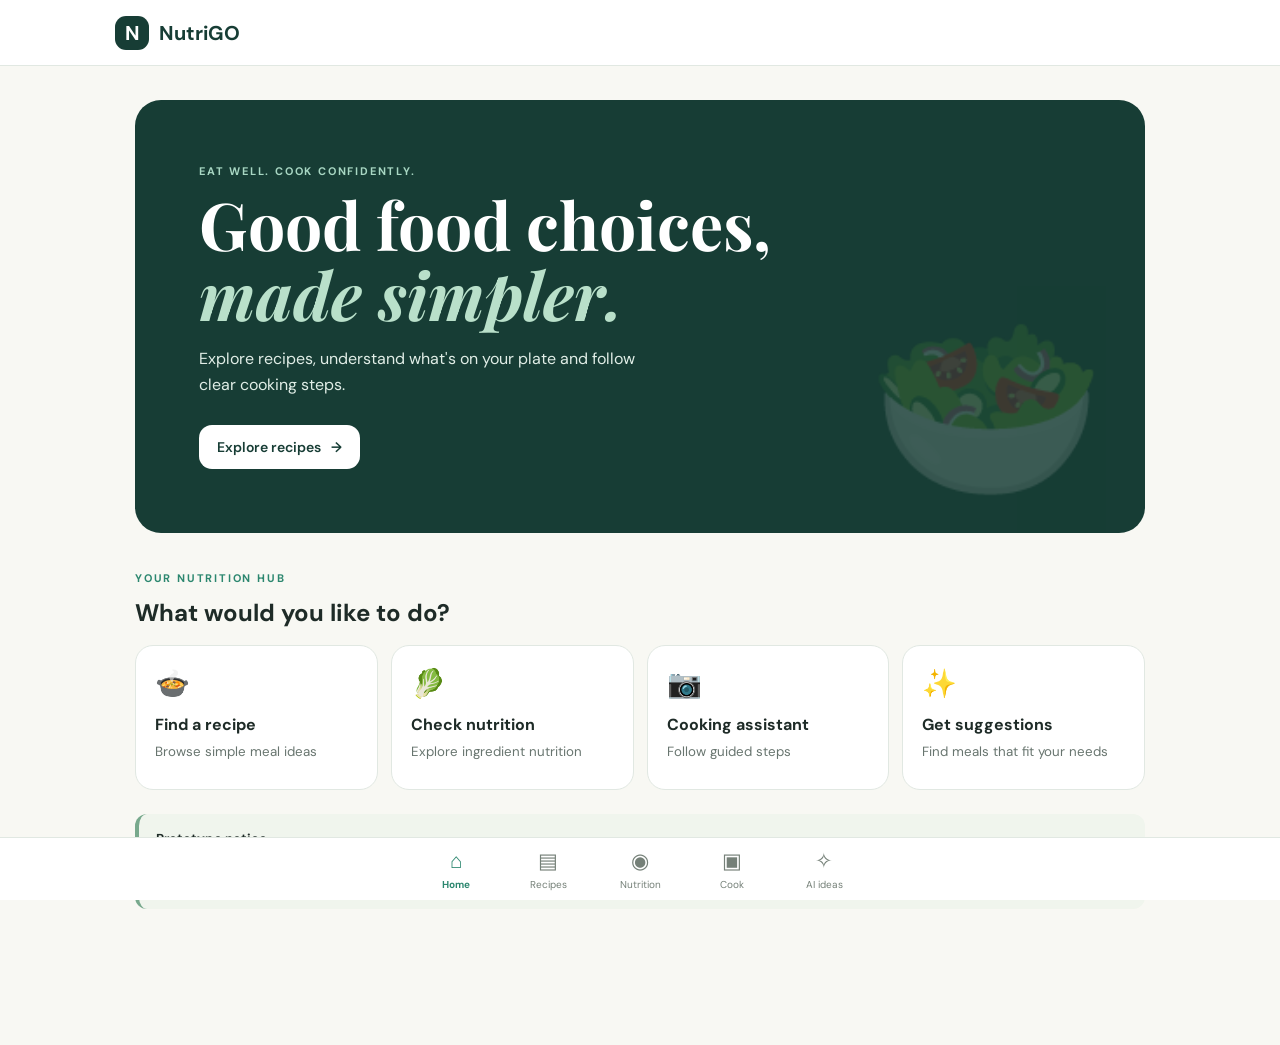
<file: index.html>
<!doctype html>
<html lang="en">
<head>
  <meta charset="utf-8">
  <meta name="viewport" content="width=device-width,initial-scale=1,viewport-fit=cover">
  <meta name="theme-color" content="#173d35">
  <meta name="description" content="NutriGO — practical nutrition and cooking guidance.">
  <link rel="manifest" href="manifest.webmanifest">
  <link rel="icon" href="assets/icon-192.png">
  <link rel="stylesheet" href="styles.css">
  <title>NutriGO</title>
</head>
<body>
  <header class="topbar">
    <a class="brand" href="#home" aria-label="NutriGO home"><span class="brandmark">N</span><span>NutriGO</span></a>
    <button id="installBtn" class="button button-light hidden">Install app</button>
  </header>
  <main>
    <section id="home" class="view active">
      <div class="hero">
        <div class="eyebrow">EAT WELL. COOK CONFIDENTLY.</div>
        <h1>Good food choices,<br><em>made simpler.</em></h1>
        <p>Explore recipes, understand what's on your plate and follow clear cooking steps.</p>
        <a class="button button-primary" href="#recipes">Explore recipes <span>→</span></a>
      </div>
      <div class="section-head"><div><div class="eyebrow">YOUR NUTRITION HUB</div><h2>What would you like to do?</h2></div></div>
      <div class="tile-grid">
        <a class="tile" href="#recipes"><span class="tile-icon">🍲</span><b>Find a recipe</b><small>Browse simple meal ideas</small></a>
        <a class="tile" href="#nutrition"><span class="tile-icon">🥬</span><b>Check nutrition</b><small>Explore ingredient nutrition</small></a>
        <a class="tile" href="#cook"><span class="tile-icon">📷</span><b>Cooking assistant</b><small>Follow guided steps</small></a>
        <a class="tile" href="#recommend"><span class="tile-icon">✨</span><b>Get suggestions</b><small>Find meals that fit your needs</small></a>
      </div>
      <div class="notice"><b>Prototype notice</b><p>Nutrition figures in this starter are illustrative demo values, not verified dietary advice. Replace them with checked Singapore food-composition data before public use.</p></div>
    </section>

    <section id="recipes" class="view">
      <div class="page-heading"><div class="eyebrow">DISCOVER</div><h1>Recipe library</h1><p>Choose a meal to see its ingredients, nutrition estimate and cooking guide.</p></div>
      <label class="search-label" for="recipeSearch">Search recipes</label>
      <input id="recipeSearch" class="field" placeholder="Try tofu, fish, vegetables…">
      <div id="recipeList" class="recipe-grid"></div>
    </section>

    <section id="nutrition" class="view">
      <div class="page-heading"><div class="eyebrow">UNDERSTAND YOUR FOOD</div><h1>Nutrition checker</h1><p>Select ingredients and quantities to calculate an illustrative meal estimate.</p></div>
      <div class="panel">
        <label for="ingredientSelect">Ingredient</label>
        <select id="ingredientSelect" class="field"></select>
        <div class="two-col">
          <div><label for="quantity">Quantity (g)</label><input id="quantity" class="field" type="number" min="1" value="100"></div>
          <div class="align-end"><button id="addIngredient" class="button button-primary full">Add ingredient</button></div>
        </div>
        <div id="selectedIngredients" class="selected-list"></div>
        <div class="nutrition-result">
          <div class="result-label">Estimated total</div>
          <div class="calories"><span id="totalCalories">0</span><small> kcal</small></div>
          <div class="macro-grid">
            <div><b id="totalProtein">0</b><small>Protein (g)</small></div>
            <div><b id="totalCarbs">0</b><small>Carbohydrate (g)</small></div>
            <div><b id="totalFat">0</b><small>Fat (g)</small></div>
            <div><b id="totalSodium">0</b><small>Sodium (mg)</small></div>
          </div>
        </div>
        <p class="microcopy">Demo estimates only. Actual values vary by food variety, brand, preparation and serving size.</p>
      </div>
    </section>

    <section id="cook" class="view">
      <div class="page-heading"><div class="eyebrow">COOK WITH CONFIDENCE</div><h1>Cooking assistant</h1><p>Choose a recipe, start the camera if useful, then move through one instruction at a time.</p></div>
      <div class="panel">
        <label for="cookRecipe">Choose recipe</label>
        <select id="cookRecipe" class="field"></select>
        <div class="camera-wrap">
          <video id="camera" autoplay playsinline muted></video>
          <div class="camera-overlay"><span>Cooking guide</span><p id="cameraHint">Camera preview appears here when you start it.</p></div>
        </div>
        <div class="button-row">
          <button id="startCamera" class="button button-primary">Start camera</button>
          <button id="stopCamera" class="button button-light">Stop camera</button>
        </div>
        <div class="step-card">
          <div class="step-count" id="stepCount">STEP 1</div>
          <h3 id="stepTitle">Select a recipe</h3>
          <p id="stepText">Cooking instructions will appear here.</p>
          <div class="button-row">
            <button id="prevStep" class="button button-light">Previous</button>
            <button id="nextStep" class="button button-primary">Next step →</button>
          </div>
        </div>
        <a id="videoLink" class="text-link" href="https://go.screenpal.com/watch/cT12hKnXZTg" target="_blank" rel="noopener">Open project cooking demonstration ↗</a>
      </div>
    </section>

    <section id="recommend" class="view">
      <div class="page-heading"><div class="eyebrow">PERSONALISED IDEAS</div><h1>Meal suggestions</h1><p>Tell us what matters today. NutriGO will match recipes using transparent prototype rules.</p></div>
      <div class="panel">
        <label for="goal">What is your meal priority?</label>
        <select id="goal" class="field">
          <option value="balanced">Balanced meal</option>
          <option value="protein">More protein</option>
          <option value="lower-sodium">Lower sodium</option>
          <option value="vegetarian">Vegetarian</option>
          <option value="quick">Quick preparation</option>
        </select>
        <label for="diet">Diet preference</label>
        <select id="diet" class="field">
          <option value="any">No preference</option>
          <option value="vegetarian">Vegetarian</option>
        </select>
        <button id="getRecommendations" class="button button-primary full">Find suitable recipes</button>
        <div id="recommendations" class="recommendation-list"></div>
      </div>
      <div class="notice"><b>How recommendations work</b><p>This first version uses transparent rules and demo recipe metadata. It is not a trained predictive AI model yet. A genuine model requires a representative, labelled dataset and independent evaluation.</p></div>
    </section>

    <section id="about" class="view">
      <div class="page-heading"><div class="eyebrow">ABOUT THE PROJECT</div><h1>NutriGO</h1><p>A connected nutrition and cooking experience designed to make healthier food choices easier.</p></div>
      <div class="panel">
        <h3>Prototype modules</h3>
        <ul class="plain-list"><li>Recipe discovery</li><li>Ingredient nutrition calculator</li><li>Guided cooking with optional camera preview</li><li>Rule-based meal recommendations</li><li>Video learning link</li></ul>
        <h3>Privacy by design</h3><p>In this starter, ingredient selections and preferences are stored only in this browser. Camera access is requested only when you press Start camera. No camera video is uploaded or recorded by this code.</p>
      </div>
    </section>
  </main>
  <nav class="bottom-nav" aria-label="Main navigation">
    <a href="#home" data-nav="home"><span>⌂</span>Home</a>
    <a href="#recipes" data-nav="recipes"><span>▤</span>Recipes</a>
    <a href="#nutrition" data-nav="nutrition"><span>◉</span>Nutrition</a>
    <a href="#cook" data-nav="cook"><span>▣</span>Cook</a>
    <a href="#recommend" data-nav="recommend"><span>✧</span>AI ideas</a>
  </nav>
  <script src="app.js"></script>
</body>
</html>
</file>
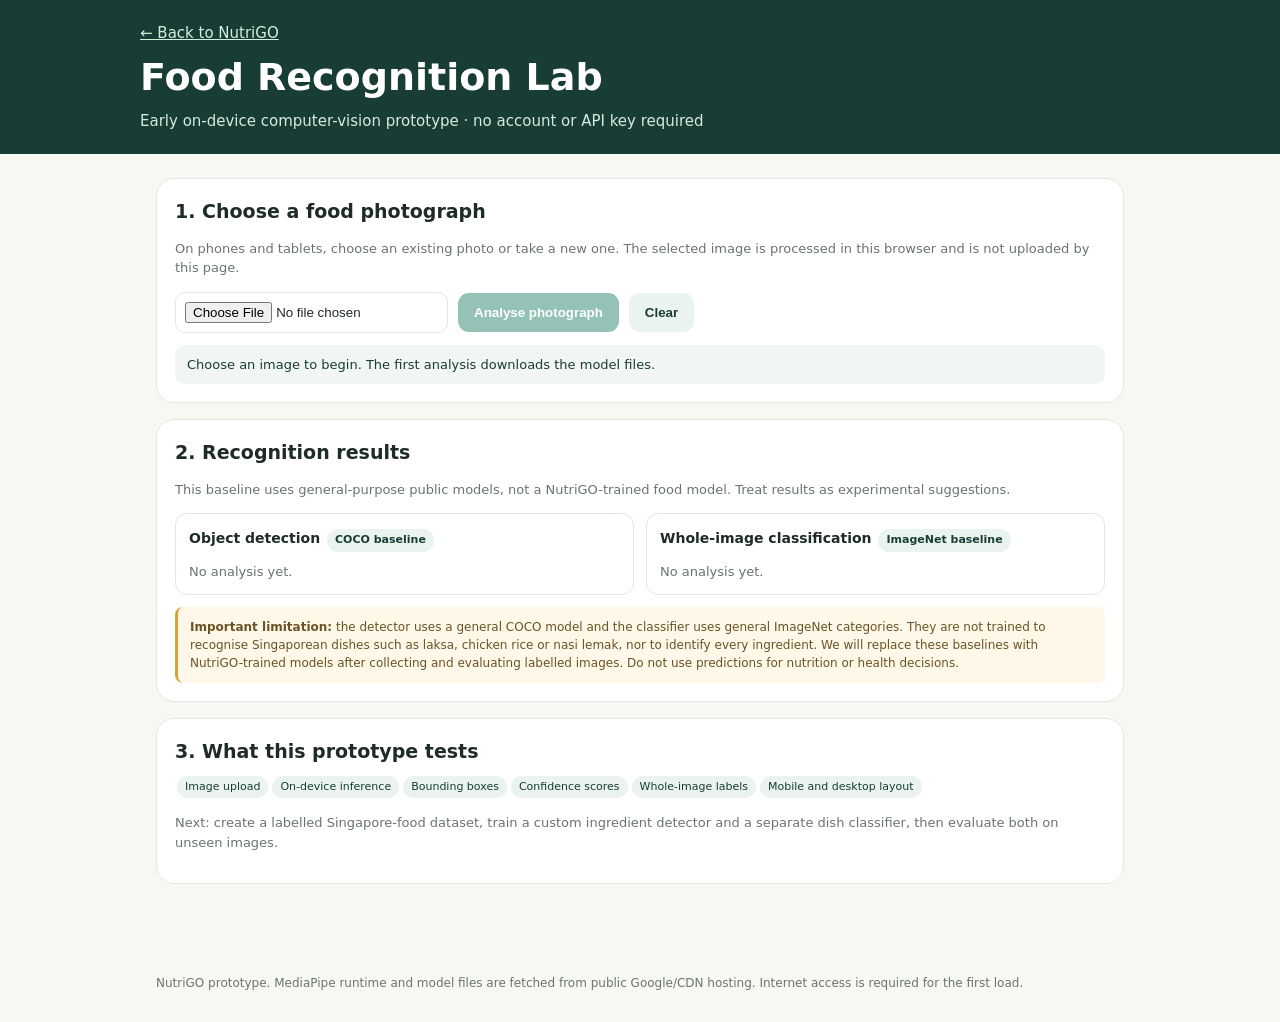
<file: ai-lab.html>
<!doctype html>
<html lang="en">
<head>
<meta charset="utf-8">
<meta name="viewport" content="width=device-width,initial-scale=1,viewport-fit=cover">
<meta name="theme-color" content="#173d35">
<title>NutriGO · Food Recognition Lab</title>
<style>
:root{--green:#173d35;--green2:#2c876f;--mint:#eaf3ee;--ink:#1e2b27;--muted:#68756f;--line:#e1e8e2;--cream:#f8f8f3}
*{box-sizing:border-box}body{margin:0;background:var(--cream);color:var(--ink);font:15px/1.5 system-ui,-apple-system,Segoe UI,sans-serif}
header{background:var(--green);color:#fff;padding:22px max(18px,calc((100vw - 1000px)/2))}
header a{color:#d4eee1}header h1{margin:4px 0;font-size:clamp(27px,5vw,38px)}header p{margin:0;color:#d8e9e0}
main{max-width:1000px;margin:24px auto;padding:0 16px 50px}.panel{background:#fff;border:1px solid var(--line);border-radius:18px;padding:18px;margin-bottom:16px}
h2{font-size:19px;margin:0 0 8px}.muted{color:var(--muted);font-size:13px}.controls{display:flex;gap:10px;flex-wrap:wrap;align-items:center;margin-top:14px}
button{border:0;border-radius:11px;padding:12px 16px;background:var(--green2);color:white;font-weight:650;cursor:pointer}
button:disabled{opacity:.5;cursor:not-allowed}.secondary{background:var(--mint);color:var(--green)}
input[type=file]{max-width:100%;padding:9px;border:1px solid var(--line);border-radius:10px}
#status{margin-top:12px;padding:10px 12px;background:#f1f6f2;border-radius:10px;color:var(--green);font-size:13px}
.preview-wrap{display:none;position:relative;margin-top:14px;background:#172a25;border-radius:12px;overflow:hidden;line-height:0}
#preview{display:block;width:100%;height:auto;max-height:65vh;object-fit:contain}
#overlay{position:absolute;inset:0;width:100%;height:100%;pointer-events:none}
.results{display:grid;grid-template-columns:repeat(auto-fit,minmax(230px,1fr));gap:12px;margin-top:14px}
.result-card{border:1px solid var(--line);border-radius:12px;padding:13px}.result-card h3{font-size:14px;margin:0 0 8px}
ul{padding-left:19px;margin:6px 0}.result-card li{margin:5px 0;font-size:13px}
.pill{display:inline-block;border-radius:99px;background:var(--mint);color:var(--green);font-size:11px;padding:3px 8px;margin:2px}
.warning{background:#fff8e8;border-left:3px solid #d5a33a;border-radius:8px;padding:11px 12px;font-size:12px;color:#695326;margin-top:12px}
footer{max-width:1000px;margin:auto;padding:0 16px 30px;color:var(--muted);font-size:12px}
@media(max-width:560px){header{padding:18px 16px}.panel{padding:14px}button{flex:1}}
</style>
</head>
<body>
<header>
  <div><a href="./index.html">← Back to NutriGO</a></div>
  <h1>Food Recognition Lab</h1>
  <p>Early on-device computer-vision prototype · no account or API key required</p>
</header>
<main>
  <section class="panel">
    <h2>1. Choose a food photograph</h2>
    <p class="muted">On phones and tablets, choose an existing photo or take a new one. The selected image is processed in this browser and is not uploaded by this page.</p>
    <div class="controls">
      <input id="fileInput" type="file" accept="image/*" capture="environment">
      <button id="analyseBtn" disabled>Analyse photograph</button>
      <button id="clearBtn" class="secondary" type="button">Clear</button>
    </div>
    <div id="status" role="status" aria-live="polite">Choose an image to begin. The first analysis downloads the model files.</div>
    <div id="previewWrap" class="preview-wrap">
      <img id="preview" alt="Selected food photograph">
      <canvas id="overlay"></canvas>
    </div>
  </section>
  <section class="panel">
    <h2>2. Recognition results</h2>
    <p class="muted">This baseline uses general-purpose public models, not a NutriGO-trained food model. Treat results as experimental suggestions.</p>
    <div class="results">
      <div class="result-card">
        <h3>Object detection <span class="pill">COCO baseline</span></h3>
        <div id="detectionResults" class="muted">No analysis yet.</div>
      </div>
      <div class="result-card">
        <h3>Whole-image classification <span class="pill">ImageNet baseline</span></h3>
        <div id="classificationResults" class="muted">No analysis yet.</div>
      </div>
    </div>
    <div class="warning"><strong>Important limitation:</strong> the detector uses a general COCO model and the classifier uses general ImageNet categories. They are not trained to recognise Singaporean dishes such as laksa, chicken rice or nasi lemak, nor to identify every ingredient. We will replace these baselines with NutriGO-trained models after collecting and evaluating labelled images. Do not use predictions for nutrition or health decisions.</div>
  </section>
  <section class="panel">
    <h2>3. What this prototype tests</h2>
    <div class="muted">
      <span class="pill">Image upload</span><span class="pill">On-device inference</span><span class="pill">Bounding boxes</span><span class="pill">Confidence scores</span><span class="pill">Whole-image labels</span><span class="pill">Mobile and desktop layout</span>
      <p>Next: create a labelled Singapore-food dataset, train a custom ingredient detector and a separate dish classifier, then evaluate both on unseen images.</p>
    </div>
  </section>
</main>
<footer>NutriGO prototype. MediaPipe runtime and model files are fetched from public Google/CDN hosting. Internet access is required for the first load.</footer>
<script type="module">
const $ = id => document.getElementById(id);
const fileInput = $("fileInput"), preview = $("preview");
const previewWrap = $("previewWrap"), overlay = $("overlay");
const analyseBtn = $("analyseBtn"), statusBox = $("status");
let selectedUrl = null, detector = null, classifier = null, runtimePromise = null;

const WASM_URL = "https://cdn.jsdelivr.net/npm/@mediapipe/tasks-vision@latest/wasm";
const DETECTOR_MODEL = "https://storage.googleapis.com/mediapipe-models/object_detector/efficientdet_lite0/float16/1/efficientdet_lite0.tflite";
const CLASSIFIER_MODEL = "https://storage.googleapis.com/mediapipe-models/image_classifier/efficientnet_lite0/float32/1/efficientnet_lite0.tflite";

function setStatus(message){ statusBox.textContent = message; }
function clearResults(){
  $("detectionResults").textContent = "No analysis yet.";
  $("classificationResults").textContent = "No analysis yet.";
  overlay.getContext("2d").clearRect(0,0,overlay.width,overlay.height);
}
async function loadRuntime(){
  if(!runtimePromise){
    runtimePromise = import("https://cdn.jsdelivr.net/npm/@mediapipe/tasks-vision@latest/+esm");
  }
  return runtimePromise;
}
async function loadModels(){
  const mp = await loadRuntime();
  const vision = await mp.FilesetResolver.forVisionTasks(WASM_URL);
  if(!detector){
    setStatus("Loading object-detection model…");
    detector = await mp.ObjectDetector.createFromOptions(vision,{
      baseOptions:{modelAssetPath:DETECTOR_MODEL},
      runningMode:"IMAGE",scoreThreshold:0.35,maxResults:20
    });
  }
  if(!classifier){
    setStatus("Loading image-classification model…");
    classifier = await mp.ImageClassifier.createFromOptions(vision,{
      baseOptions:{modelAssetPath:CLASSIFIER_MODEL},
      runningMode:"IMAGE",maxResults:5,scoreThreshold:0.02
    });
  }
}
function drawDetections(detections){
  const w=preview.naturalWidth,h=preview.naturalHeight;
  overlay.width=w;overlay.height=h;
  const ctx=overlay.getContext("2d");
  ctx.clearRect(0,0,w,h);
  ctx.lineWidth=Math.max(3,Math.min(w,h)*0.004);
  ctx.font="bold "+Math.max(16,Math.min(w,h)*0.025)+"px system-ui";
  detections.forEach(d=>{
    const b=d.boundingBox,c=(d.categories&&d.categories[0])||{};
    const label=c.categoryName||c.displayName||"Object",score=Number(c.score||0);
    ctx.strokeStyle="#20d39a";ctx.fillStyle="rgba(12,55,43,.86)";
    ctx.strokeRect(b.originX,b.originY,b.width,b.height);
    const text=label+" "+(score*100).toFixed(0)+"%",tw=ctx.measureText(text).width+14;
    const ty=Math.max(0,b.originY-30);
    ctx.fillRect(b.originX,ty,tw,27);ctx.fillStyle="#fff";
    ctx.fillText(text,b.originX+7,ty+19);
  });
}
function renderDetections(detections){
  if(!detections.length){$("detectionResults").textContent="No objects detected above the confidence threshold.";return;}
  const ul=document.createElement("ul");
  detections.forEach(d=>{
    const c=(d.categories&&d.categories[0])||{},li=document.createElement("li");
    li.textContent=(c.categoryName||c.displayName||"Unknown object")+" — "+(Number(c.score||0)*100).toFixed(1)+"%";
    ul.appendChild(li);
  });
  $("detectionResults").replaceChildren(ul);
}
function renderClassifications(result){
  const categories=result.classifications?.[0]?.categories||[];
  if(!categories.length){$("classificationResults").textContent="No image labels returned.";return;}
  const ul=document.createElement("ul");
  categories.forEach(c=>{
    const li=document.createElement("li");
    li.textContent=(c.categoryName||c.displayName||"Unknown")+" — "+(Number(c.score||0)*100).toFixed(1)+"%";
    ul.appendChild(li);
  });
  $("classificationResults").replaceChildren(ul);
}
fileInput.addEventListener("change",()=>{
  const file=fileInput.files&&fileInput.files[0];if(!file)return;
  if(!file.type.startsWith("image/")){setStatus("Please choose an image file.");return;}
  if(selectedUrl)URL.revokeObjectURL(selectedUrl);
  selectedUrl=URL.createObjectURL(file);
  preview.onload=()=>{
    previewWrap.style.display="block";overlay.width=preview.naturalWidth;overlay.height=preview.naturalHeight;
    analyseBtn.disabled=false;clearResults();setStatus("Image ready. Select Analyse photograph.");
  };
  preview.onerror=()=>setStatus("The selected image could not be opened.");
  preview.src=selectedUrl;
});
analyseBtn.addEventListener("click",async()=>{
  if(!preview.complete||!preview.naturalWidth){setStatus("Choose an image first.");return;}
  analyseBtn.disabled=true;clearResults();
  try{
    await loadModels();setStatus("Analysing image on this device…");
    const detection=detector.detect(preview),classification=classifier.classify(preview);
    drawDetections(detection.detections||[]);
    renderDetections(detection.detections||[]);renderClassifications(classification);
    setStatus("Analysis complete. These are general-purpose baseline predictions, not verified food identities.");
  }catch(error){
    console.error(error);
    setStatus("The models could not run. Check your internet connection and reload. Details: "+(error?.message||String(error)));
  }finally{analyseBtn.disabled=false;}
});
$("clearBtn").addEventListener("click",()=>{
  if(selectedUrl)URL.revokeObjectURL(selectedUrl);
  selectedUrl=null;fileInput.value="";preview.removeAttribute("src");previewWrap.style.display="none";
  analyseBtn.disabled=true;clearResults();setStatus("Choose an image to begin. The first analysis downloads the model files.");
});
window.addEventListener("pagehide",()=>{
  if(selectedUrl)URL.revokeObjectURL(selectedUrl);
  detector?.close();classifier?.close();
});
</script>
</body>
</html>
</file>
<file: styles.css>
@import url('https://fonts.googleapis.com/css2?family=DM+Sans:wght@400;500;600;700&family=Playfair+Display:ital,wght@0,600;0,700;1,600&display=swap');
:root{--green:#173d35;--green2:#2c876f;--mint:#eaf3ee;--cream:#f8f8f3;--ink:#1e2b27;--muted:#68756f;--line:#e1e8e2;--white:#fff}
*{box-sizing:border-box}body{margin:0;background:var(--cream);color:var(--ink);font-family:"DM Sans",Arial,sans-serif;padding-bottom:86px}.topbar{height:66px;background:var(--white);display:flex;align-items:center;justify-content:space-between;padding:0 max(20px,calc((100vw - 1050px)/2));border-bottom:1px solid var(--line);position:sticky;top:0;z-index:5}.brand{display:flex;align-items:center;gap:10px;text-decoration:none;color:var(--green);font-weight:700;font-size:20px}.brandmark{width:34px;height:34px;background:var(--green);color:#fff;border-radius:11px;display:grid;place-items:center}.hidden{display:none!important}main{max-width:1050px;margin:auto;padding:24px 20px 50px}.view{display:none}.view.active{display:block}.hero{background:var(--green);color:white;border-radius:26px;padding:clamp(28px,6vw,64px);margin:10px 0 38px;position:relative;overflow:hidden}.hero:after{content:"🥗";font-size:clamp(90px,18vw,190px);position:absolute;right:4%;bottom:0;opacity:.16}.eyebrow{font-size:11px;letter-spacing:1.8px;font-weight:700;color:var(--green2);margin-bottom:12px}.hero .eyebrow{color:#a8d7c3}.hero h1,.page-heading h1{font-family:"Playfair Display",Georgia,serif;font-size:clamp(38px,7vw,66px);line-height:1.06;margin:0 0 15px}.hero h1 em{color:#b9e0ca}.hero p{max-width:470px;color:#e1eee7;line-height:1.65;margin-bottom:26px}.button{border:0;border-radius:13px;padding:13px 18px;font:600 14px "DM Sans",sans-serif;cursor:pointer;text-decoration:none;display:inline-flex;align-items:center;justify-content:center;gap:10px}.button-primary{background:var(--green2);color:white}.hero .button-primary{background:#fff;color:var(--green)}.button-light{background:#edf3ef;color:var(--green)}.full{width:100%}.section-head{margin:24px 0 17px}.section-head h2{margin:0;font-size:24px}.tile-grid{display:grid;grid-template-columns:repeat(4,1fr);gap:13px}.tile{background:#fff;border:1px solid var(--line);border-radius:18px;padding:19px;text-decoration:none;color:var(--ink);display:flex;flex-direction:column;gap:7px;min-height:145px}.tile-icon{font-size:28px;margin-bottom:5px}.tile small,.microcopy{color:var(--muted);line-height:1.5}.notice{background:#f0f5ed;border-left:4px solid #78a98d;border-radius:12px;padding:15px 17px;margin-top:24px;font-size:13px;line-height:1.55}.notice p{margin:5px 0 0;color:#52645a}.page-heading{margin:16px 0 25px}.page-heading h1{font-size:clamp(34px,6vw,52px)}.page-heading p{color:var(--muted);line-height:1.6;max-width:650px}.recipe-grid{display:grid;grid-template-columns:repeat(2,1fr);gap:14px;margin-top:16px}.recipe-card,.panel{background:white;border:1px solid var(--line);border-radius:18px;padding:19px}.recipe-card h3{margin:6px 0}.recipe-card p{font-size:13px;color:var(--muted);line-height:1.5}.tag{display:inline-block;background:var(--mint);color:var(--green);font-size:11px;font-weight:700;border-radius:20px;padding:5px 9px;margin:2px 4px 2px 0}.recipe-meta{font-size:12px;color:var(--muted)}label{display:block;font-weight:600;font-size:13px;margin:13px 0 7px}.field{width:100%;padding:13px 14px;border:1px solid #d8e1da;border-radius:11px;background:white;font:14px "DM Sans",sans-serif;color:var(--ink);outline-color:var(--green2)}.two-col{display:grid;grid-template-columns:1fr 1fr;gap:12px;align-items:end}.align-end{padding-bottom:0}.selected-list{margin:13px 0}.selected-item{display:flex;justify-content:space-between;align-items:center;padding:9px 0;border-bottom:1px solid var(--line);font-size:13px}.remove{border:0;background:none;color:#a43f36;font-weight:700}.nutrition-result{background:var(--green);color:#fff;border-radius:15px;padding:19px;margin-top:16px}.result-label{color:#c3ddce;font-size:12px}.calories{font-size:36px;font-weight:700;margin:4px 0 14px}.calories small{font-size:14px;font-weight:400}.macro-grid{display:grid;grid-template-columns:repeat(4,1fr);gap:8px}.macro-grid div{background:#ffffff16;border-radius:10px;padding:10px}.macro-grid b,.macro-grid small{display:block}.macro-grid small{font-size:10px;color:#c9ddd2;margin-top:4px}.microcopy{font-size:11px}.camera-wrap{height:260px;background:#172a25;border-radius:16px;margin:17px 0;overflow:hidden;position:relative}.camera-wrap video{width:100%;height:100%;object-fit:cover}.camera-overlay{position:absolute;inset:auto 12px 12px;background:#10231dcc;color:white;border-radius:12px;padding:12px;pointer-events:none}.camera-overlay span{font-size:11px;text-transform:uppercase;letter-spacing:1px;color:#b9e0ca}.camera-overlay p{font-size:13px;margin:5px 0 0}.button-row{display:flex;gap:9px;margin:12px 0}.button-row .button{flex:1}.step-card{background:#f1f6f2;border-radius:15px;padding:17px;margin-top:17px}.step-count{font-size:10px;letter-spacing:1.5px;color:var(--green2);font-weight:700}.step-card h3{margin:8px 0}.step-card p{line-height:1.6;color:#56655d}.text-link{display:inline-block;color:var(--green2);font-weight:600;font-size:13px;margin-top:13px}.recommendation-list{display:grid;gap:10px;margin-top:16px}.recommendation{border:1px solid var(--line);border-radius:13px;padding:14px}.recommendation b{display:block}.recommendation p{font-size:12px;color:var(--muted);line-height:1.5;margin:6px 0}.plain-list{line-height:1.9;color:var(--muted)}.bottom-nav{position:fixed;bottom:0;left:0;right:0;background:#fff;border-top:1px solid var(--line);display:flex;justify-content:center;gap:clamp(8px,4vw,40px);padding:9px 8px calc(9px + env(safe-area-inset-bottom));z-index:10}.bottom-nav a{min-width:52px;text-align:center;text-decoration:none;color:#758078;font-size:10px;display:flex;flex-direction:column;gap:3px}.bottom-nav a span{font-size:21px}.bottom-nav a.active{color:var(--green2);font-weight:700}
@media(max-width:650px){main{padding:16px 14px 32px}.tile-grid{grid-template-columns:repeat(2,1fr)}.recipe-grid{grid-template-columns:1fr}.hero{border-radius:20px}.macro-grid{grid-template-columns:repeat(2,1fr)}.topbar{padding:0 15px}.bottom-nav{gap:0;justify-content:space-around}.bottom-nav a{min-width:0;flex:1}.camera-wrap{height:230px}}
</file>
